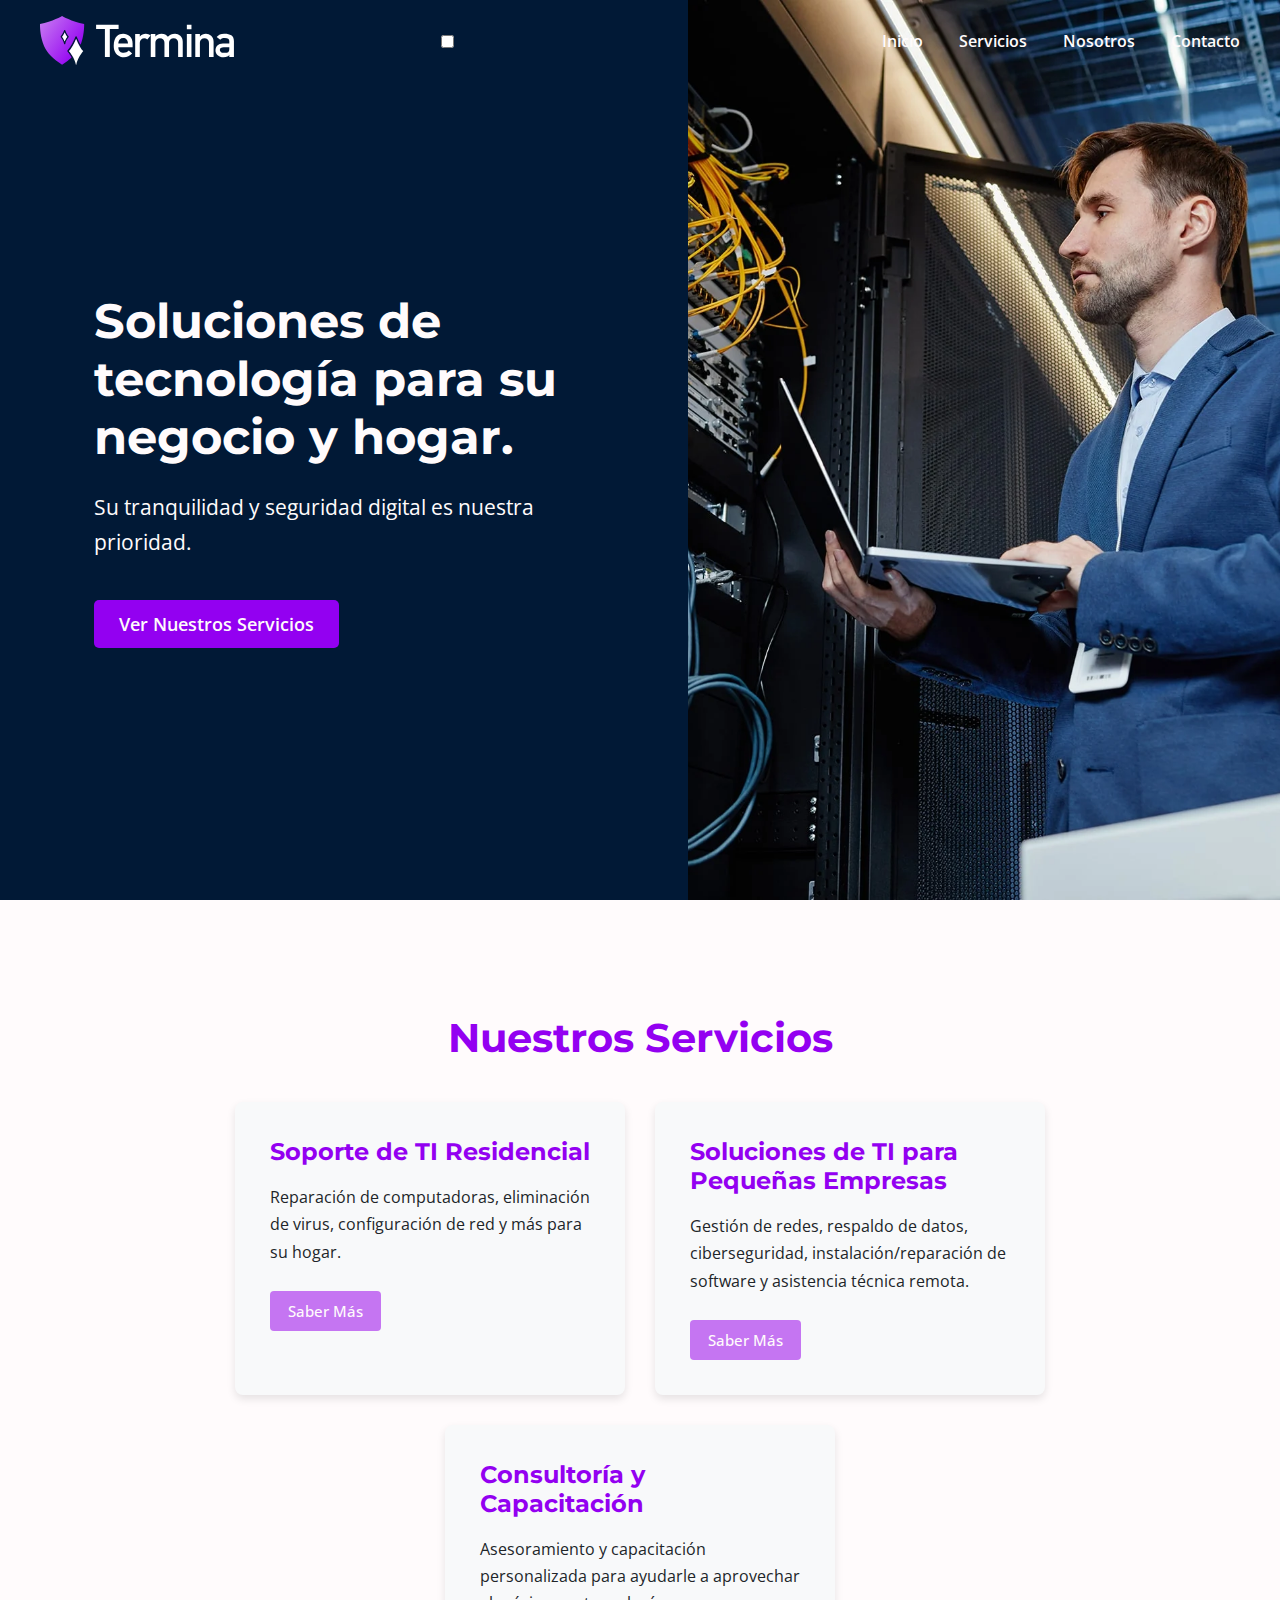
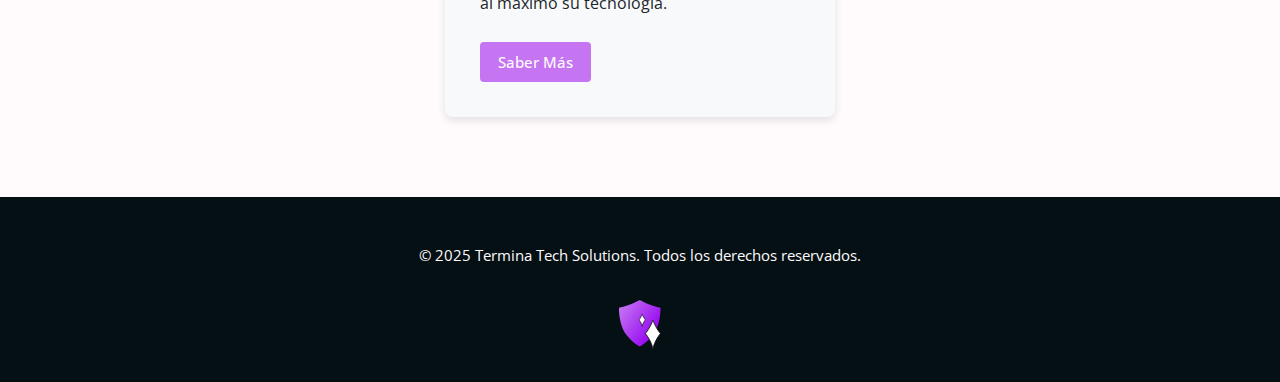
<file: index.html>
<!DOCTYPE html>
<html lang="es">
<head>
    <meta charset="UTF-8">
    <meta name="viewport" content="width=device-width, initial-scale=1.0">
    <meta name="description" content="Termina Tech Solutions - Soporte de TI profesional para hogares y pequeñas empresas. Optimización de sistemas, ciberseguridad, redes y consultoría tecnológica.">
    <meta name="keywords" content="soporte TI, optimización de sistemas, ciberseguridad, redes, consultoría tecnológica, soporte técnico, IT support, computer repair">
    <meta name="author" content="Termina Tech Solutions">
    <title>Termina Tech Solutions - Soporte de TI Profesional</title>
    <link rel="icon" type="image/svg+xml" href="icons/logo_svg.svg">
    <link rel="stylesheet" href="styles.css">
    <link href="https://fonts.googleapis.com/css2?family=Montserrat:wght@400;600;700&family=Open+Sans:wght@400;500;600&display=swap" rel="stylesheet">
    
    <!-- Structured Data for SEO -->
    <script type="application/ld+json">
    {
        "@context": "https://schema.org",
        "@type": "LocalBusiness",
        "name": "Termina Tech Solutions",
        "description": "Soporte de TI profesional para hogares y pequeñas empresas. Optimización de sistemas, ciberseguridad, redes y consultoría tecnológica.",
        "url": "https://terminatech.com",
        "telephone": "+52-332-427-7587",
        "email": "hola@terminatech.com",
        "address": {
            "@type": "PostalAddress",
            "addressLocality": "Zona Metropolitana de Guadalajara",
            "addressRegion": "Jalisco",
            "addressCountry": "MX"
        },
        "serviceArea": {
            "@type": "GeoCircle",
            "geoMidpoint": {
                "@type": "GeoCoordinates",
                "latitude": "20.6670604",
                "longitude": "-103.3652982"
            },
            "geoRadius": "50000"
        },
        "services": [
            "Soporte de TI Residencial",
            "Soluciones de TI para Pequeñas Empresas",
            "Optimización de Sistemas",
            "Consultoría y Capacitación",
            "Reparación de Computadoras",
            "Ciberseguridad",
            "Configuración de Redes"
        ],
        "hasCredential": [
            {
                "@type": "EducationalOccupationalCredential",
                "name": "CompTIA Certification"
            },
            {
                "@type": "EducationalOccupationalCredential", 
                "name": "Google Certification"
            }
        ]
    }
    </script>
</head>
<body>
    <header id="header-placeholder">
        <nav>
            <div class="logo">
                <a href="index.html"><img src="icons/term_logo.svg" alt="Termina Logo" class="header-logo"></a>
<!--                <h1>Termina</h1>-->
            </div>
            <input type="checkbox" id="hamburger-toggle" class="hamburger-toggle">
            <label for="hamburger-toggle" class="hamburger">
                <span class="hamburger-line"></span>
                <span class="hamburger-line"></span>
                <span class="hamburger-line"></span>
            </label>
            <ul>
                <li><a href="index.html">Inicio</a></li>
                <li><a href="services.html">Servicios</a></li>
                <li><a href="about.html">Nosotros</a></li>
                <li><a href="contact.html">Contacto</a></li>
            </ul>
        </nav>
    </header>

    <main>
        <section id="hero" class="hero-split-section">
            <div class="hero-split-content">
                <div class="hero-content-wrapper">
                    <h2>Soluciones de tecnología para su negocio y hogar.</h2>
                    <p>Su tranquilidad y seguridad digital es nuestra prioridad.</p>
                    <a href="#services-overview" class="btn">Ver Nuestros Servicios</a>
                </div>
            </div>
            <div class="hero-split-image">
                <!-- Image is set via CSS background -->
            </div>
        </section>

        <section id="services-overview">
            <h2>Nuestros Servicios</h2>
            <div class="service-cards">
                <div class="card">
                    <h3>Soporte de TI Residencial</h3>
                    <p>Reparación de computadoras, eliminación de virus, configuración de red y más para su hogar.</p>
                    <a href="services.html#residential" class="btn-small">Saber Más</a>
                </div>
                <div class="card">
                    <h3>Soluciones de TI para Pequeñas Empresas</h3>
                    <p>Gestión de redes, respaldo de datos, ciberseguridad, instalación/reparación de software y asistencia técnica remota.</p>
                    <a href="services.html#business" class="btn-small">Saber Más</a>
                </div>
                <div class="card">
                    <h3>Consultoría y Capacitación</h3>
                    <p>Asesoramiento y capacitación personalizada para ayudarle a aprovechar al máximo su tecnología.</p>
                    <a href="services.html#consulting" class="btn-small">Saber Más</a>
                </div>
            </div>
        </section>
    </main>

    <footer>
        <p>&copy; 2025 Termina Tech Solutions. Todos los derechos reservados.</p><br>
        <img src="icons/logo_svg.svg" alt="Termina Logo" class="header-logo">
    </footer>
</body>
</html>
</file>
<file: styles.css>
/* CSS Variables for Coherent Color Palette */
:root {
    /* Brand Colors */
    --brand-primary: #9300F1;
    --brand-secondary: #C575F2;
    
    /* Neutral Background System */
    --bg-white: #FFFBFC;
    --bg-light: #F8F9FA;
    --bg-medium: #E9ECEF;
    --bg-dark: #051014;
    --bg-dark-blue: #011936;
    
    /* Semantic Colors */
    --success-bg: #D1E7DD;
    --error-bg: #F8D7DA;
    --warning-bg: #FFF3CD;
    
    /* Text Colors */
    --text-dark: #212529;
    --text-light: #FFFBFC;
    --text-muted: #6C757D;
}

body {
    font-family: 'Open Sans', sans-serif;
    margin: 0;
    padding: 0;
    box-sizing: border-box;
    background-color: var(--bg-white);
    color: var(--text-dark);
    display: flex;
    flex-direction: column;
    min-height: 100vh;
}

header {
    background-color: transparent;
    color: var(--text-light);
    padding: 1rem 0;
    text-align: center;
    position: absolute;
    top: 0;
    left: 0;
    right: 0;
    z-index: 1000;
}

nav {
    display: flex;
    justify-content: space-between;
    align-items: center;
    max-width: 1200px;
    margin: 0 auto;
    padding: 0 20px;
}

.logo {
    display: flex;
    align-items: center;
}

.logo h1 {
    margin: 0;
    color: #fff;
    font-family: 'Montserrat', sans-serif;
    font-size: 1.8rem;
}

.header-logo {
    height: 50px;
    /*margin-left: 10px;*/
    vertical-align: middle;
}

nav ul {
    list-style: none;
    margin: 0;
    padding: 0;
    display: flex;
}

nav ul li {
    margin-left: 20px;
}

nav ul li:not(:first-child) {
    /*border-left: 1px solid rgba(255,255,255,0.4);*/
    padding-left: 18px;
    margin-left: 18px;
}

nav ul li a {
    color: var(--text-light);
    text-decoration: none;
    font-weight: 600;
    transition: color 0.3s ease;
    position: relative;
    padding-bottom: 5px;
}

nav ul li a::after {
    content: '';
    position: absolute;
    width: 0;
    height: 2px;
    bottom: 0;
    left: 0;
    background-color: var(--brand-secondary);
    transition: width 0.3s ease;
}

nav ul li a:hover::after {
    width: 100%;
}

nav ul li a:hover {
    color: var(--brand-secondary);
}

/* Hero Section - Split Layout - HEREEEEEEEEEEEEEE */
.hero-split-section {
    display: flex;
    min-height: 100vh; /* Make hero section cover most of the screen */
    background-color: var(--bg-dark-blue);
    margin-top: -80px; /* Pull hero section up to start at the very top */
    padding-top: 80px; /* Add padding to push content below navbar */
}

.hero-split-content {
    flex: 1;
    display: flex;
    align-items: center;
    justify-content: center;
    padding: 4rem 3rem;
}

.hero-content-wrapper {
    max-width: 500px;
    text-align: left;
}

.hero-content-wrapper h2 {
    font-size: 3rem;
    margin-bottom: 1.5rem;
    color: var(--text-light);
    font-family: 'Montserrat', sans-serif;
    font-weight: 700;
}

.hero-content-wrapper p {
    font-size: 1.3rem;
    line-height: 1.7;
    color: var(--text-light);
    margin-bottom: 2.5rem;
}

.hero-split-image {
    flex: 1;
    background: url('./img/it-support.webp') no-repeat center center/cover;
}

/* Responsive Design for Hero Split Layout */
@media (max-width: 768px) {
    .hero-split-section {
        flex-direction: column;
    }

    .hero-split-image {
        min-height: 300px;
    }
}

.btn {
    display: inline-block;
    background-color: var(--brand-primary);
    color: var(--text-light);
    padding: 12px 25px;
    text-decoration: none;
    border-radius: 5px;
    transition: background-color 0.3s ease, transform 0.2s ease;
    font-weight: 600;
    font-size: 1.1rem;
}

.btn:hover {
    background-color: var(--brand-secondary);
    transform: translateY(-2px);
}

/* Services Overview Section */
#services-overview {
    padding: 5rem 20px;
    text-align: center;
    max-width: 1200px;
    margin: 0 auto;
}

#services-overview h2 {
    font-size: 2.5rem;
    margin-bottom: 40px;
    color: var(--brand-primary);
    font-family: 'Montserrat', sans-serif;
}

.service-cards {
    display: flex;
    justify-content: center;
    flex-wrap: wrap;
    gap: 30px;
}

.card {
    background-color: var(--bg-light);
    border-radius: 8px;
    box-shadow: 0 4px 8px rgba(0, 0, 0, 0.1);
    padding: 35px;
    width: 320px;
    text-align: left;
    transition: transform 0.3s ease, box-shadow 0.3s ease;
}

.card:hover {
    transform: translateY(-5px);
    box-shadow: 0 6px 12px rgba(0, 0, 0, 0.15);
}

.card h3 {
    color: var(--brand-primary);
    margin-top: 0;
    margin-bottom: 18px;
    font-family: 'Montserrat', sans-serif;
    font-size: 1.5rem;
}

.card p {
    font-size: 1rem;
    line-height: 1.7;
    margin-bottom: 25px;
}

.btn-small {
    display: inline-block;
    background-color: var(--brand-secondary);
    color: var(--text-light);
    padding: 10px 18px;
    text-decoration: none;
    border-radius: 4px;
    font-size: 0.95rem;
    transition: background-color 0.3s ease;
    font-weight: 500;
}

.btn-small:hover {
    background-color: var(--brand-primary);
}

/* General Content Section Styling */
.content-section {
    padding: 4rem 20px;
    max-width: 1200px;
    margin: 0 auto;
}

/* Reduce bottom padding for page title sections */
#page-title.content-section {
    padding-bottom: 0.5rem;
}

.content-section h2 {
    font-size: 2.2rem;
    margin-bottom: 30px;
    color: #9300F1; /* Darker brand color for content headings */
    font-family: 'Montserrat', sans-serif;
    text-align: center;
}

.about-cards {
    display: flex;
    justify-content: center;
    flex-wrap: wrap;
    gap: 20px;
}

.contact-form {
    display: flex;
    flex-direction: column;
    gap: 15px;
    max-width: 600px;
    margin: 0 auto;
}

.form-group {
    display: flex;
    flex-direction: column;
    text-align: left;
}

.form-group label {
    margin-bottom: 8px;
    font-weight: 600;
    color: #34495E; /* Keeping dark text for labels */
}

.form-group input,
.form-group textarea {
    padding: 12px;
    border: 1px solid var(--bg-medium);
    border-radius: 6px;
    width: 100%;
    box-sizing: border-box;
    font-size: 1rem;
    resize: none; /* Prevents resizing of textarea */
}

.form-group input:focus,
.form-group textarea:focus {
    outline: none;
    border-color: var(--brand-primary);
    box-shadow: 0 0 5px rgba(147, 0, 241, 0.5);
}

.contact-info {
    background-color: var(--bg-light);
    border-left: 4px solid var(--brand-primary);
    padding: 25px;
    border-radius: 6px;
}

.contact-info h3 {
    margin-top: 0;
    margin-bottom: 20px;
    color: var(--brand-primary);
    font-family: 'Montserrat', sans-serif;
    font-size: 1.4rem;
}

.contact-info p {
    margin: 12px 0;
    font-size: 1.1rem;
    line-height: 1.6;
}

.contact-info a {
    color: var(--brand-primary);
    text-decoration: none;
    transition: color 0.3s ease;
}

.contact-info a:hover {
    text-decoration: underline;
    color: var(--brand-secondary);
}

/* Footer */
footer {
    background-color: var(--bg-dark);
    color: var(--text-light);
    text-align: center;
    padding: 2rem 0;
    margin-top: auto;
    font-size: 0.95rem;
}

/* Contact Page Specific Styling */
.contact-section-item {
    max-width: 700px;
    margin: 30px auto;
    background-color: var(--bg-white);
    padding: 30px;
    border-radius: 8px;
    box-shadow: 0 2px 4px rgba(0, 0, 0, 0.1);
}

/* New Two-Column Contact Layout */
.contact-layout {
    display: flex;
    gap: 60px;
    max-width: 1200px;
    margin: 0 auto;
    align-items: flex-start;
}

.contact-info-column {
    flex: 1;
    max-width: 500px;
}

.contact-form-column {
    flex: 1;
    max-width: 500px;
}

.contact-intro {
    margin-bottom: 40px;
}

.contact-intro h3 {
    font-size: 1.8rem;
    margin-bottom: 20px;
    color: var(--brand-primary);
    font-family: 'Montserrat', sans-serif;
}

.contact-intro p {
    font-size: 1.1rem;
    line-height: 1.7;
    color: var(--text-dark);
}

.contact-details {
    background-color: var(--bg-light);
    border-radius: 8px;
    padding: 30px;
    border-left: 4px solid var(--brand-primary);
}

.contact-item {
    margin-bottom: 25px;
}

.contact-item:last-child {
    margin-bottom: 0;
}

.contact-item h4 {
    font-size: 1.2rem;
    margin-bottom: 8px;
    color: var(--brand-primary);
    font-family: 'Montserrat', sans-serif;
    font-weight: 600;
}

.contact-item p {
    font-size: 1.1rem;
    line-height: 1.5;
    color: var(--text-dark);
    margin: 0;
}

.contact-item a {
    color: var(--brand-primary);
    text-decoration: none;
    transition: color 0.3s ease;
}

.contact-item a:hover {
    color: var(--brand-secondary);
    text-decoration: underline;
}

.contact-form-card {
    background-color: var(--bg-light);
    border-radius: 8px;
    box-shadow: 0 4px 8px rgba(0, 0, 0, 0.1);
    padding: 35px;
    width: 100%;
    box-sizing: border-box;
}

/* Responsive Design for Contact Layout */
@media (max-width: 768px) {
    .contact-layout {
        flex-direction: column;
        gap: 40px;
    }
    
    .contact-info-column,
    .contact-form-column {
        max-width: 100%;
    }
    
    .contact-intro h3 {
        font-size: 1.6rem;
    }
    
    .contact-form-card {
        padding: 25px;
    }
}

/* Added for overall consistency */
h1, h2, h3, h4, h5, h6 {
    font-family: 'Montserrat', sans-serif;
    color: #9300F1; /* Darker brand color for consistent heading color */
}

p {
    font-family: 'Open Sans', sans-serif;
}

/* Form Status Messages */
.form-status {
    margin-top: 15px;
    padding: 12px;
    border-radius: 6px;
    font-weight: 500;
    text-align: center;
}

.form-status.success {
    background-color: var(--success-bg);
    border: 1px solid #c3e6cb;
    color: #155724;
}

.form-status.error {
    background-color: var(--error-bg);
    border: 1px solid #f5c6cb;
    color: #721c24;
}

.success-message {
    font-weight: 600;
}

.error-message {
    font-weight: 600;
}

/* Disabled button state */
.btn:disabled {
    background-color: var(--bg-medium);
    cursor: not-allowed;
    transform: none;
}

.btn:disabled:hover {
    background-color: var(--bg-medium);
    transform: none;
}

/* Modern Service Split Layout */
.service-split-section {
    display: flex;
    min-height: 600px;
    background-color: var(--bg-white);
}

.service-split-reverse {
    flex-direction: row-reverse;
}

.service-split-image {
    flex: 1;
    position: relative;
    overflow: hidden;
}

.service-split-image img {
    width: 100%;
    height: 100%;
    object-fit: cover;
    transition: transform 0.3s ease;
}

.service-split-image:hover img {
    transform: scale(1.05);
}

.service-split-content {
    flex: 1;
    display: flex;
    align-items: center;
    padding: 4rem 3rem;
    background-color: var(--bg-white);
}

.service-content-wrapper {
    max-width: 500px;
    width: 100%;
}

.service-content-wrapper h2 {
    font-size: 2.5rem;
    margin-bottom: 1.5rem;
    color: var(--brand-primary);
    font-family: 'Montserrat', sans-serif;
    font-weight: 700;
}

.service-intro {
    font-size: 1.2rem;
    line-height: 1.7;
    color: var(--text-dark);
    margin-bottom: 2.5rem;
}

.service-features-list {
    display: flex;
    flex-direction: column;
    gap: 1.5rem;
}

.service-feature-item {
    display: flex;
    align-items: flex-start;
    gap: 1rem;
    padding: 1.5rem;
    background-color: var(--bg-light);
    border-radius: 12px;
    transition: all 0.3s ease;
    border-left: 4px solid transparent;
}

.service-feature-item:hover {
    background-color: var(--bg-white);
    box-shadow: 0 4px 12px rgba(147, 0, 241, 0.1);
    border-left-color: var(--brand-primary);
    transform: translateX(5px);
}

.feature-icon {
    font-size: 2rem;
    flex-shrink: 0;
    margin-top: 0.25rem;
}

.feature-text h4 {
    font-size: 1.1rem;
    margin-bottom: 0.5rem;
    color: var(--brand-primary);
    font-family: 'Montserrat', sans-serif;
    font-weight: 600;
}

.feature-text p {
    font-size: 1rem;
    line-height: 1.6;
    color: var(--text-dark);
    margin: 0;
}

/* Responsive Design for Split Layout */
@media (max-width: 768px) {
    .service-split-section {
        flex-direction: column;
        min-height: auto;
    }
    
    .service-split-reverse {
        flex-direction: column;
    }
    
    .service-split-image {
        height: 300px;
    }
    
    .service-split-content {
        padding: 3rem 2rem;
    }
    
    .service-content-wrapper h2 {
        font-size: 2rem;
    }
    
    .service-intro {
        font-size: 1.1rem;
    }
    
    .service-feature-item {
        padding: 1.25rem;
    }
    
    .feature-icon {
        font-size: 1.5rem;
    }
}

/* About Page Styles */
.about-hero-section {
    display: flex;
    min-height: 600px;
    background-color: var(--bg-white);
    position: relative;
}

.about-hero-image {
    flex: 1;
    position: relative;
    overflow: hidden;
}

.about-hero-image img {
    width: 100%;
    height: 100%;
    object-fit: cover;
    transition: transform 0.3s ease;
}

.about-hero-image:hover img {
    transform: scale(1.05);
}

.about-hero-content {
    flex: 1;
    display: flex;
    align-items: center;
    padding: 4rem 3rem;
    background: linear-gradient(135deg, var(--brand-primary) 0%, var(--brand-secondary) 100%);
    color: var(--text-light);
}

.about-hero-text h1 {
    font-size: 3.5rem;
    margin-bottom: 1rem;
    font-family: 'Montserrat', sans-serif;
    font-weight: 700;
    line-height: 1.2;
    color: var(--text-light);
}

.hero-subtitle {
    font-size: 1.5rem;
    margin-bottom: 1.5rem;
    font-weight: 600;
    opacity: 0.9;
}

.hero-description {
    font-size: 1.2rem;
    line-height: 1.7;
    opacity: 0.95;
}

/* About Split Sections */
.about-split-section {
    display: flex;
    min-height: 600px;
    background-color: var(--bg-white);
}

.about-split-reverse {
    flex-direction: row-reverse;
}

.about-split-image {
    flex: 1;
    position: relative;
    overflow: hidden;
}

.about-split-image img {
    width: 100%;
    height: 100%;
    object-fit: cover;
    transition: transform 0.3s ease;
}

.about-split-image:hover img {
    transform: scale(1.05);
}

.about-split-content {
    flex: 1;
    display: flex;
    align-items: center;
    padding: 4rem 3rem;
    background-color: var(--bg-white);
}

.about-content-wrapper {
    max-width: 500px;
    width: 100%;
}

.about-content-wrapper h2 {
    font-size: 2.5rem;
    margin-bottom: 1.5rem;
    color: var(--brand-primary);
    font-family: 'Montserrat', sans-serif;
    font-weight: 700;
}

.about-intro {
    font-size: 1.2rem;
    line-height: 1.7;
    color: var(--text-dark);
    margin-bottom: 2.5rem;
}

.about-features-list {
    display: flex;
    flex-direction: column;
    gap: 1.5rem;
}

.about-feature-item {
    display: flex;
    align-items: flex-start;
    gap: 1rem;
    padding: 1.5rem;
    background-color: var(--bg-light);
    border-radius: 12px;
    transition: all 0.3s ease;
    border-left: 4px solid transparent;
}

.about-feature-item:hover {
    background-color: var(--bg-white);
    box-shadow: 0 4px 12px rgba(147, 0, 241, 0.1);
    border-left-color: var(--brand-primary);
    transform: translateX(5px);
}

/* About CTA Section */
.about-cta-section {
    background: linear-gradient(135deg, var(--bg-light) 0%, var(--bg-medium) 100%);
    padding: 5rem 2rem;
    text-align: center;
}

.about-cta-content {
    max-width: 800px;
    margin: 0 auto;
}

.about-cta-content h2 {
    font-size: 2.8rem;
    margin-bottom: 1.5rem;
    color: var(--brand-primary);
    font-family: 'Montserrat', sans-serif;
    font-weight: 700;
}

.cta-description {
    font-size: 1.3rem;
    line-height: 1.7;
    color: var(--text-dark);
    margin-bottom: 3rem;
}

.cta-features {
    display: flex;
    justify-content: center;
    gap: 3rem;
    margin: 3rem 0;
    flex-wrap: wrap;
}

.cta-feature {
    text-align: center;
    flex: 1;
    min-width: 200px;
    padding: 2rem;
    background-color: var(--bg-white);
    border-radius: 12px;
    box-shadow: 0 4px 12px rgba(0, 0, 0, 0.1);
    transition: transform 0.3s ease, box-shadow 0.3s ease;
}

.cta-feature:hover {
    transform: translateY(-5px);
    box-shadow: 0 6px 20px rgba(0, 0, 0, 0.15);
}

.cta-icon {
    font-size: 3rem;
    margin-bottom: 1rem;
}

.cta-feature h4 {
    font-size: 1.2rem;
    color: var(--brand-primary);
    font-family: 'Montserrat', sans-serif;
    font-weight: 600;
    margin: 0;
}

.cta-conclusion {
    font-size: 1.2rem;
    line-height: 1.7;
    color: var(--text-dark);
    margin-top: 3rem;
    font-weight: 500;
}

/* Responsive Design for About Page */
@media (max-width: 768px) {
    .about-hero-section {
        flex-direction: column;
        min-height: auto;
    }
    
    .about-hero-image {
        height: 300px;
    }
    
    .about-hero-content {
        padding: 3rem 2rem;
    }
    
    .about-hero-text h1 {
        font-size: 2.5rem;
    }
    
    .hero-subtitle {
        font-size: 1.3rem;
    }
    
    .about-split-section {
        flex-direction: column;
        min-height: auto;
    }
    
    .about-split-reverse {
        flex-direction: column;
    }
    
    .about-split-image {
        height: 300px;
    }
    
    .about-split-content {
        padding: 3rem 2rem;
    }
    
    .about-content-wrapper h2 {
        font-size: 2rem;
    }
    
    .about-cta-content h2 {
        font-size: 2.2rem;
    }
    
    .cta-features {
        flex-direction: column;
        gap: 1.5rem;
    }
    
    .cta-feature {
        min-width: auto;
    }
}
</file>
